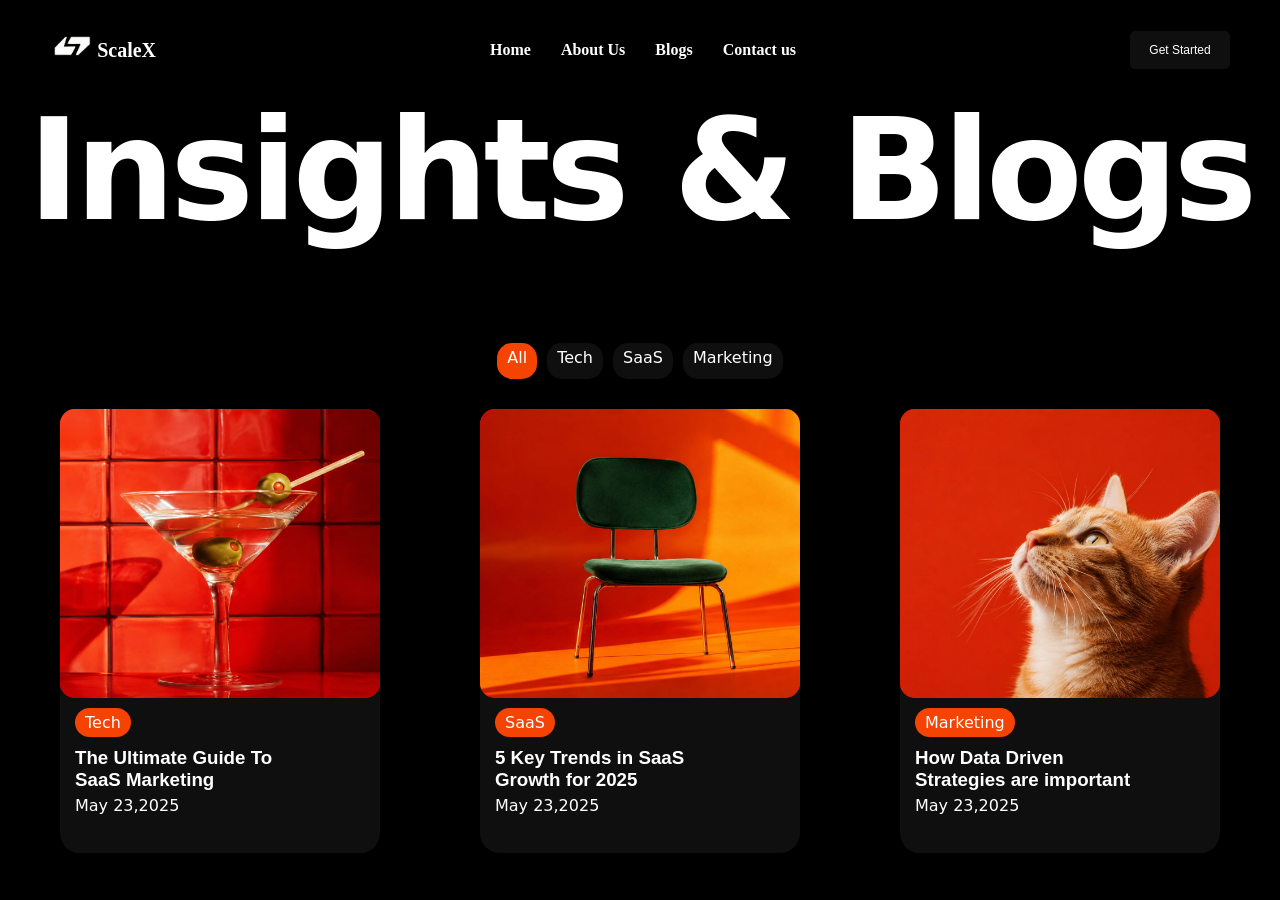
<file: Assignment_2/index.html>
<!DOCTYPE html>
<html lang="en">
<head>
    <meta charset="UTF-8">
    <meta name="viewport" content="width=device-width, initial-scale=1.0">
    <title>Assignment_2</title>
    <link rel="stylesheet" href="style.css">
</head>
<body>
    <div class="container">
    <div class="nav">
        <div class="logo">
        <img src="./assets/logo.png" alt="">
        <h4>ScaleX</h4>
        </div>
        <div class="detail">
            <h4>Home</h4>
            <h4>About Us</h4>
            <h4>Blogs</h4>
            <h4>Contact us</h4>
        </div>
        <button>Get Started</button>
    </div>
    <div class="heading">
     <h1>Insights & Blogs</h1>
     </div>
     <div class="buttons">
        <span>All</span>
        <span>Tech</span>
        <span>SaaS</span>
        <span>Marketing</span>
     </div>
     <div class="content">
        <div class="box">
            <div class="image">
           <img src="./assets/glass.jpeg" alt="">
           </div>
             <div class="info">
            <span>Tech</span>
            <h3>The Ultimate Guide To <br>SaaS Marketing</h3>
            <p>May 23,2025</p>
        </div>
        </div>
        <div class="box">
            <div class="image">
           <img src="./assets/chair.jpeg" alt="">
            </div>
            <div class="info">
            <span>SaaS</span>
            <h3>5 Key Trends in SaaS <br>Growth for 2025</h3>
            <p>May 23,2025</p>
        </div>
        </div>
        <div class="box">
            <div class="image">
           <img src="./assets/cat.jpeg" alt="">
           </div>
            <div class="info">
            <span>Marketing</span>
            <h3>How Data Driven <br>Strategies are important</h3>
            <p>May 23,2025</p>
        </div>
           
        </div>
     </div>
    </div>
    
</body>
</html>
</file>
<file: Assignment_2/style.css>
* {
  margin: 0;
  padding: 0;
  box-sizing: border-box;
}

html,
body {
  height: 100%;
  width: 100%;
}

body {
  font-family:
    system-ui,
    -apple-system,
    BlinkMacSystemFont,
    "Segoe UI",
    Roboto,
    Oxygen,
    Ubuntu,
    Cantarell,
    "Open Sans",
    "Helvetica Neue",
    sans-serif;
}

.container {
  height: 100%;
  width: 100%;
  background-color: black;
  color: white;
}

.container .nav {
  height: 10%;
  width: 100%;
  display: flex;
  /* background-color: red; */
  align-items: center;
  justify-content: space-between;

  padding: 50px;
  font-family: "Times New Roman", Times, serif;
  font-weight: 500;
}

.nav .logo {
  display: flex;
  align-items: center;
  gap: 3px;

  /* height: 150px; */
  /* background-color: red; */
}
.nav .logo img {
  /* background-color: blue; */
  height: 190px;
  width: auto;
  padding-left: 0px;
}

.nav .logo h4 {
  font-size: 20px;
}

.nav .detail {
  display: flex;
  justify-content: space-around;
  gap: 30px;
}

.nav button {
  padding: 12px;
  font-size: 12px;
  width: 100px;
  border: none;
  border-radius: 5px;
  background-color: rgb(16, 15, 15);
  color: white;
}

.container .heading {
  height: 25%;
  width: 100%;
  /* background-color: red; */
}

.heading h1 {
  width: 100%;
  text-align: center;
  /* font-size: 160px; */
  font-size: 11vw;
  font-weight: 600;
  margin: 0;
  line-height: 1;
  letter-spacing: -5px;
  /* background-color: red; */
  word-spacing: 5px;
}

.container .buttons {
  /* background-color: red; */
  height: 8%;
  width: 100%;
  display: flex;
  align-items: center;
  justify-content: center;
  gap: 10px;
}

.buttons span {
  height: 50%;
  background-color: rgb(16, 15, 15);
  padding: 5px 10px 0 10px;
  border-radius: 15px;
  /* padding-bottom: 5px;
      text-align: center; */
}
span:nth-child(1) {
  background-color: rgb(245, 67, 3);
}

.container .content {
  /* background-color: red; */
  height: 52%;
  width: 100%;
  display: flex;
  align-items: center;
  justify-content: center;
  gap: 100px;
}

.content .box {
  /* background-color: blue; */
  height: 95%;
  width: 25%;
  background-color: rgb(16, 15, 15);
  border-radius: 20px;
}

.box .image {
  height: 65%;
  width: 100%;
  background-color: red;
  border-radius: 15px;
}

.image img {
  height: 100%;
  width: 100%;
  object-fit: cover;
  border-radius: 15px;
}

.content .info {
  margin: 5px;
  padding: 10px;
}

.info span {
  padding: 5px 10px;
  border-radius: 15px;
}
.info h3 {
  margin-top: 15px;
  font-family: sans-serif;
  font-weight: 600;
}

.info p {
  margin-top: 5px;
}
</file>
